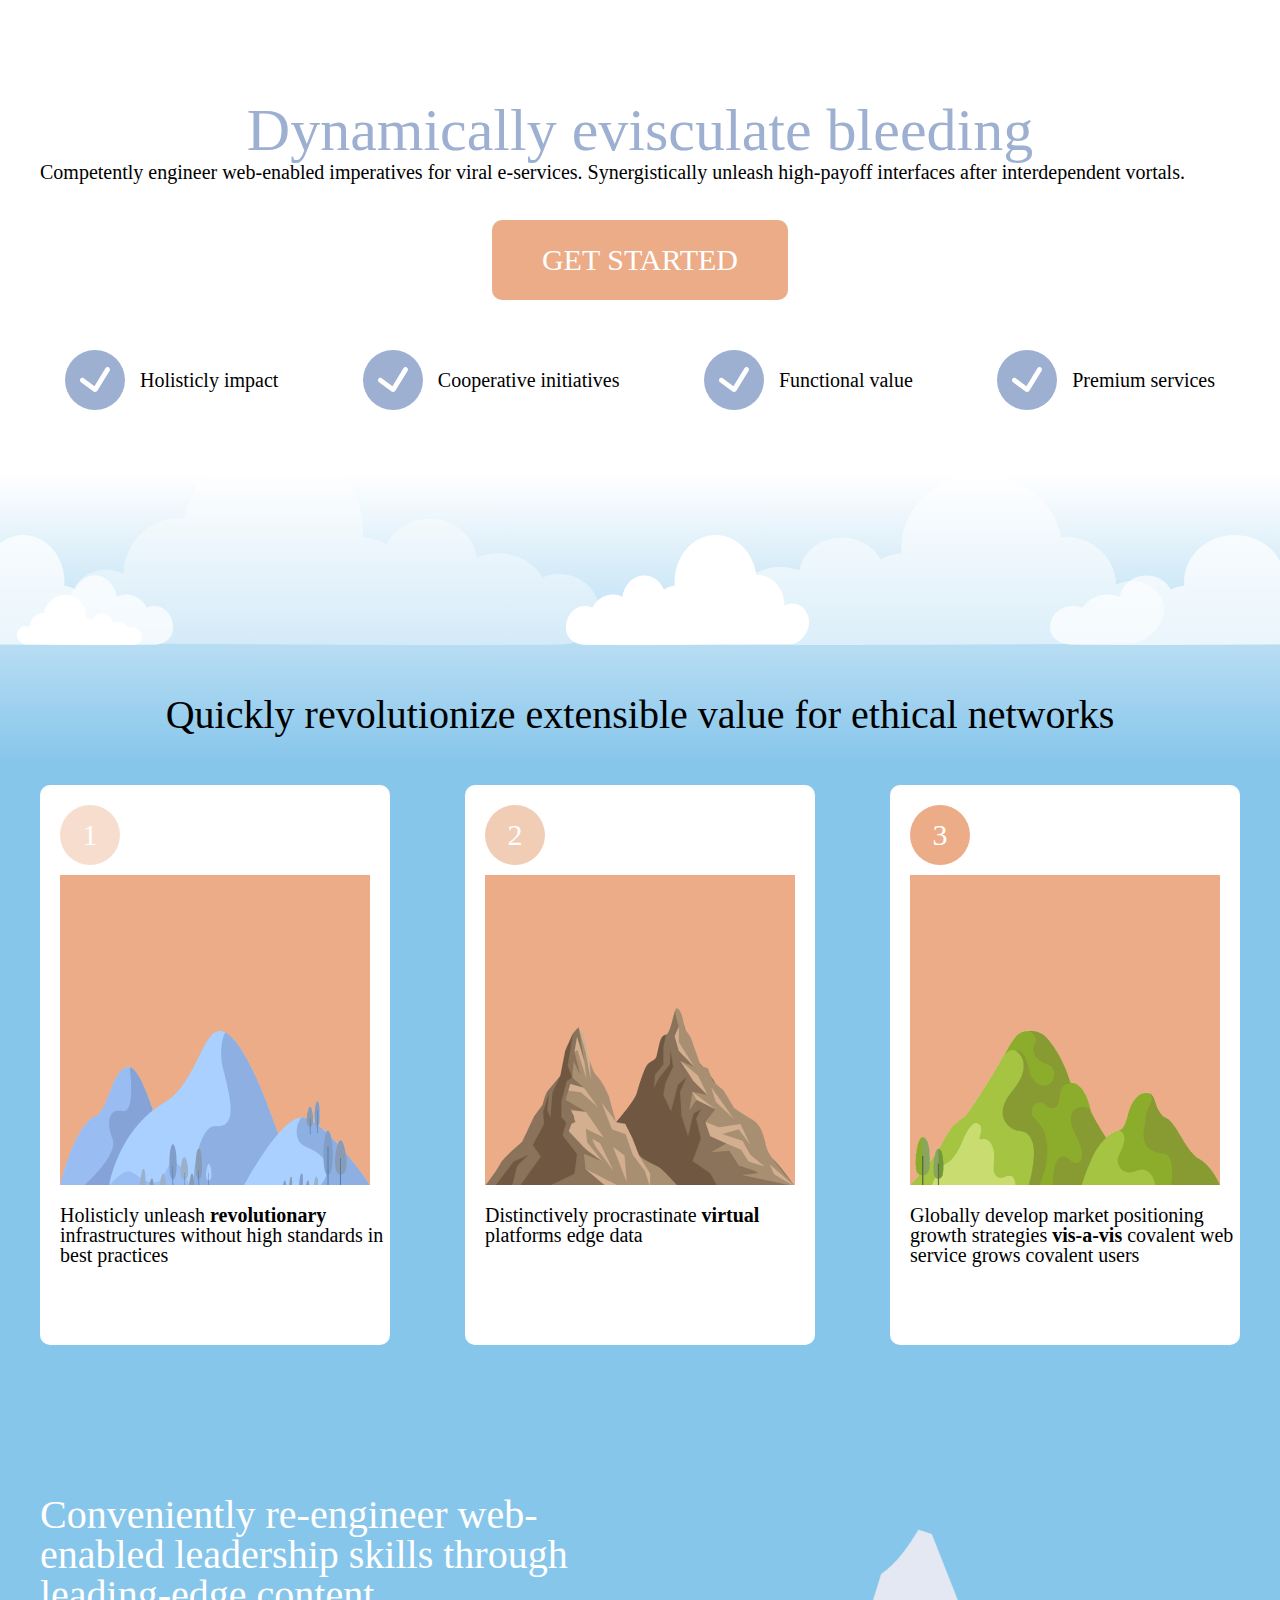
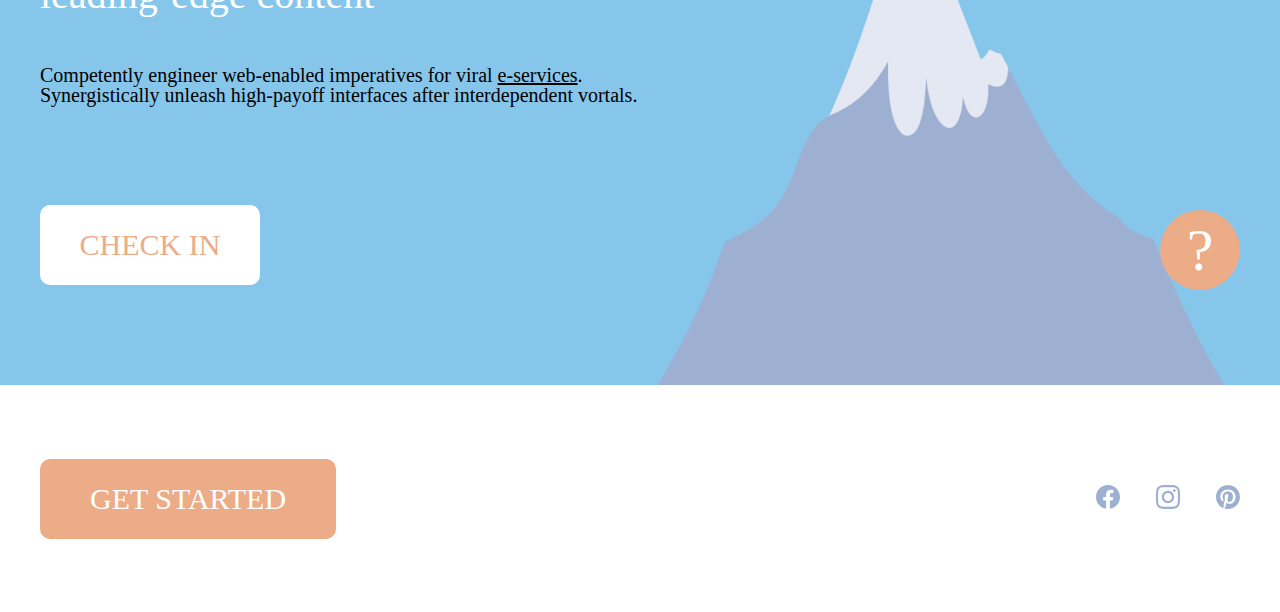
<file: index.html>
<!DOCTYPE html>
<html>
    <head>
        <title>Landing</title>
        <meta charset = "utf-8">
        <meta name="viewport" content="width=device-width, initial-scale=1">
        <link rel="stylesheet" href="css/style.css">
    </head>
    <body>
        <h1 class="text-center margin-100">Dynamically evisculate bleeding</h1>
        <p class="center wight-centre">Competently engineer web-enabled imperatives for viral e-services. Synergistically unleash high-payoff interfaces after interdependent vortals.</p>
        <button class="btn btn-center text-capitalize">get started</button>
        <ul class="margin-50 center">
            <li class="list"> 
                <span class="icon-check">
                    <svg width="30" height="25" viewBox="0 0 30 25" fill="none" xmlns="http://www.w3.org/2000/svg">
                        <path fill-rule="evenodd" clip-rule="evenodd" d="M28.8837 0.420042C27.7677 -0.343488 26.2936 -0.0371864 25.5914 1.10419L14.4635 19.1898L3.72912 11.289C2.63827 10.4861 1.15343 10.7383 0.412631 11.8524C-0.328164 12.9664 -0.0443906 14.5204 1.04646 15.3233L13.5558 24.5305C14.129 24.9524 14.8109 25.083 15.4366 24.9503C16.188 24.9333 16.9099 24.5473 17.341 23.8467L29.6329 3.86917C30.3352 2.7278 29.9998 1.18357 28.8837 0.420042Z" fill="white"/>
                    </svg>
                </span>
                Holisticly impact
            </li>
            <li class="list"> 
                <span class="icon-check">
                    <svg width="30" height="25" viewBox="0 0 30 25" fill="none" xmlns="http://www.w3.org/2000/svg">
                        <path fill-rule="evenodd" clip-rule="evenodd" d="M28.8837 0.420042C27.7677 -0.343488 26.2936 -0.0371864 25.5914 1.10419L14.4635 19.1898L3.72912 11.289C2.63827 10.4861 1.15343 10.7383 0.412631 11.8524C-0.328164 12.9664 -0.0443906 14.5204 1.04646 15.3233L13.5558 24.5305C14.129 24.9524 14.8109 25.083 15.4366 24.9503C16.188 24.9333 16.9099 24.5473 17.341 23.8467L29.6329 3.86917C30.3352 2.7278 29.9998 1.18357 28.8837 0.420042Z" fill="white"/>
                    </svg>
                </span>
                Cooperative initiatives
            </li>
            <li class="list"> 
                <span class="icon-check">
                    <svg width="30" height="25" viewBox="0 0 30 25" fill="none" xmlns="http://www.w3.org/2000/svg">
                        <path fill-rule="evenodd" clip-rule="evenodd" d="M28.8837 0.420042C27.7677 -0.343488 26.2936 -0.0371864 25.5914 1.10419L14.4635 19.1898L3.72912 11.289C2.63827 10.4861 1.15343 10.7383 0.412631 11.8524C-0.328164 12.9664 -0.0443906 14.5204 1.04646 15.3233L13.5558 24.5305C14.129 24.9524 14.8109 25.083 15.4366 24.9503C16.188 24.9333 16.9099 24.5473 17.341 23.8467L29.6329 3.86917C30.3352 2.7278 29.9998 1.18357 28.8837 0.420042Z" fill="white"/>
                    </svg>
                </span>
                Functional value
            </li>
            <li class="margin list"> 
                <span class="icon-check">
                    <svg width="30" height="25" viewBox="0 0 30 25" fill="none" xmlns="http://www.w3.org/2000/svg">
                        <path fill-rule="evenodd" clip-rule="evenodd" d="M28.8837 0.420042C27.7677 -0.343488 26.2936 -0.0371864 25.5914 1.10419L14.4635 19.1898L3.72912 11.289C2.63827 10.4861 1.15343 10.7383 0.412631 11.8524C-0.328164 12.9664 -0.0443906 14.5204 1.04646 15.3233L13.5558 24.5305C14.129 24.9524 14.8109 25.083 15.4366 24.9503C16.188 24.9333 16.9099 24.5473 17.341 23.8467L29.6329 3.86917C30.3352 2.7278 29.9998 1.18357 28.8837 0.420042Z" fill="white"/>
                    </svg>
                </span> 
                Premium services
            </li>
        </ul>
        <div class="caption">
            <h2 class="text-center">Quickly revolutionize extensible value for ethical networks</h2>
        </div>
        <div class="bg">
           <div class="center">
                <div class="card">
                    <div class="margin-20">
                        <button class="circle opacity-40 font-30">1</button>
                        <div class="background">
                            <img class="photo" src="img/photo01.png">
                        </div>
                        <p>Holisticly unleash <strong class="important">revolutionary</strong> infrastructures without high standards in best practices</p>
                    </div>
                </div>
                <div class="card">
                    <div class="margin-20">
                        <button class="circle opacity-60 font-30">2</button>
                        <div class="background">
                            <img class="photo" src="img/photo02.png">
                        </div>
                    <p>Distinctively procrastinate <strong class="important">virtual</strong> platforms edge data</p>
                </div>
                </div>
                <div class="card ">
                    <div class="margin-20">
                        <button class="circle font-30">3</button>
                        <div class="background">
                            <img class="photo" src="img/photo03.png">
                        </div>
                        <p>Globally develop market positioning growth strategies <strong class="important">vis-a-vis</strong> covalent web service grows covalent users </p>
                    </div>
                </div>
            </div>
            <div>
                <div class="mountan margin-120">
                    <div class="left">
                            <h2 class="margin-75 font-white">Conveniently re-engineer web-enabled leadership skills through leading-edge content</h2>
                         <p>Competently engineer web-enabled imperatives for viral <a class="text-link">e-services</a>. Synergistically unleash high-payoff interfaces after interdependent vortals.</p>
                        
                    </div>
                     <div class="button-down position-bottom">
                            <button class="btn-secendary text-capitalize margin-50">check in</button>
                            <button class="circle-big font-60 position-right">?</button>
                        </div>
                </div>
            </div>
        </div>
    </body>
    <footer>
        <div class="button-down margin-50 ">
            <button class="btn">get started</button>
                <div class="margin-50 position-right">
                     <a href="#"><svg width="24" height="24" viewBox="0 0 24 24" fill=   "none" xmlns="http://www.w3.org/2000/svg">
                        <path d="M24 12C24 5.373 18.627 0 12 0C5.373 0 0 5.373 0 12C0 17.99 4.388 22.954 10.125 23.854V15.469H7.078V11.999H10.125V9.357C10.125 6.35 11.917 4.688 14.658 4.688C15.97 4.688 17.344 4.923 17.344 4.923V7.876H15.83C14.339 7.876 13.874 8.801 13.874 9.75V12H17.202L16.67 15.47H13.874V23.855C19.612 22.954 24 17.989 24 12Z" fill="#9DB0D1"/>
                        </svg>
                     </a>
                     <a href="#"><svg width="24" height="24" viewBox="0 0 24 24" fill=   "none" xmlns="http://www.w3.org/2000/svg">
                        <path d="M12 0C8.74 0 8.333 0.015 7.053 0.072C5.775 0.132 4.905 0.333 4.14 0.63C3.351 0.936 2.681 1.347 2.014 2.014C1.347 2.681 0.935 3.35 0.63 4.14C0.333 4.905 0.131 5.775 0.072 7.053C0.012 8.333 0 8.74 0 12C0 15.26 0.015 15.667 0.072 16.947C0.132 18.224 0.333 19.095 0.63 19.86C0.936 20.648 1.347 21.319 2.014 21.986C2.681 22.652 3.35 23.065 4.14 23.37C4.906 23.666 5.776 23.869 7.053 23.928C8.333 23.988 8.74 24 12 24C15.26 24 15.667 23.985 16.947 23.928C18.224 23.868 19.095 23.666 19.86 23.37C20.648 23.064 21.319 22.652 21.986 21.986C22.652 21.319 23.065 20.651 23.37 19.86C23.666 19.095 23.869 18.224 23.928 16.947C23.988 15.667 24 15.26 24 12C24 8.74 23.985 8.333 23.928 7.053C23.868 5.776 23.666 4.904 23.37 4.14C23.064 3.351 22.652 2.681 21.986 2.014C21.319 1.347 20.651 0.935 19.86 0.63C19.095 0.333 18.224 0.131 16.947 0.072C15.667 0.012 15.26 0 12 0ZM12 2.16C15.203 2.16 15.585 2.176 16.85 2.231C18.02 2.286 18.655 2.48 19.077 2.646C19.639 2.863 20.037 3.123 20.459 3.542C20.878 3.962 21.138 4.361 21.355 4.923C21.519 5.345 21.715 5.98 21.768 7.15C21.825 8.416 21.838 8.796 21.838 12C21.838 15.204 21.823 15.585 21.764 16.85C21.703 18.02 21.508 18.655 21.343 19.077C21.119 19.639 20.864 20.037 20.444 20.459C20.025 20.878 19.62 21.138 19.064 21.355C18.644 21.519 17.999 21.715 16.829 21.768C15.555 21.825 15.18 21.838 11.97 21.838C8.759 21.838 8.384 21.823 7.111 21.764C5.94 21.703 5.295 21.508 4.875 21.343C4.306 21.119 3.915 20.864 3.496 20.444C3.075 20.025 2.806 19.62 2.596 19.064C2.431 18.644 2.237 17.999 2.176 16.829C2.131 15.569 2.115 15.18 2.115 11.985C2.115 8.789 2.131 8.399 2.176 7.124C2.237 5.954 2.431 5.31 2.596 4.89C2.806 4.32 3.075 3.93 3.496 3.509C3.915 3.09 4.306 2.82 4.875 2.611C5.295 2.445 5.926 2.25 7.096 2.19C8.371 2.145 8.746 2.13 11.955 2.13L12 2.16ZM12 5.838C8.595 5.838 5.838 8.598 5.838 12C5.838 15.405 8.598 18.162 12 18.162C15.405 18.162 18.162 15.402 18.162 12C18.162 8.595 15.402 5.838 12 5.838ZM12 16C9.79 16 8 14.21 8 12C8 9.79 9.79 8 12 8C14.21 8 16 9.79 16 12C16 14.21 14.21 16 12 16ZM19.846 5.595C19.846 6.39 19.2 7.035 18.406 7.035C17.611 7.035 16.966 6.389 16.966 5.595C16.966 4.801 17.612 4.156 18.406 4.156C19.199 4.155 19.846 4.801 19.846 5.595Z" fill="#9DB0D1"/>
                        </svg>
                     </a> 
                     <a href="#"><svg width="24" height="24" viewBox="0 0 24 24" fill   ="none" xmlns="http://www.w3.org/2000/svg">
                        <path d="M11.988 0C5.367 0 0 5.367 0 11.987C0 17.066 3.158 21.404 7.618 23.149C7.513 22.2 7.419 20.746 7.659 19.71C7.878 18.773 9.065 13.753 9.065 13.753C9.065 13.753 8.706 13.033 8.706 11.972C8.706 10.309 9.673 9.061 10.874 9.061C11.898 9.061 12.392 9.83 12.392 10.749C12.392 11.778 11.739 13.316 11.4 14.741C11.115 15.934 12 16.906 13.175 16.906C15.303 16.906 16.943 14.661 16.943 11.419C16.943 8.558 14.88 6.55 11.935 6.55C8.525 6.55 6.526 9.112 6.526 11.749C6.526 12.782 6.92 13.892 7.415 14.49C7.514 14.61 7.527 14.715 7.5 14.835C7.41 15.21 7.207 16.034 7.166 16.198C7.113 16.423 6.994 16.469 6.765 16.363C5.27 15.673 4.332 13.485 4.332 11.717C4.332 7.941 7.08 4.465 12.252 4.465C16.41 4.465 19.644 7.432 19.644 11.388C19.644 15.523 17.037 18.85 13.411 18.85C12.197 18.85 11.057 18.221 10.653 17.471L9.904 20.319C9.635 21.364 8.9 22.671 8.406 23.465C9.529 23.81 10.712 24 11.956 24C18.563 24 23.941 18.635 23.941 12.013C23.941 5.39 18.563 0.026 11.956 0.026L11.988 0Z" fill="#9DB0D1"/>
                        </svg>
                      </a> 
        </div>
    </footer>
</html>
</file>
<file: css/style.css>
*,
*:before,
*:after {
  box-sizing: border-box;
}
/* http://meyerweb.com/eric/tools/css/reset/ 
   v2.0 | 20110126
   License: none (public domain)
*/

html, body, div, span, applet, object, iframe,
h1, h2, h3, h4, h5, h6, p, blockquote, pre,
a, abbr, acronym, address, big, cite, code,
del, dfn, em, img, ins, kbd, q, s, samp,
small, strike, strong, sub, sup, tt, var,
b, u, i, center,
dl, dt, dd, ol, ul, li,
fieldset, form, label, legend,
table, caption, tbody, tfoot, thead, tr, th, td,
article, aside, canvas, details, embed, 
figure, figcaption, footer, header, hgroup, 
menu, nav, output, ruby, section, summary,
time, mark, audio, video {
  margin: 0;
  padding: 0;
  border: 0;
  font-size: 100%;
  font: inherit;
  vertical-align: baseline;
}
/* HTML5 display-role reset for older browsers */
article, aside, details, figcaption, figure, 
footer, header, hgroup, menu, nav, section {
  display: block;
}
body {
  line-height: 1;
}
ol, ul {
  list-style: none;
}
blockquote, q {
  quotes: none;
}
blockquote:before, blockquote:after,
q:before, q:after {
  content: '';
  content: none;
}
table {
  border-collapse: collapse;
  border-spacing: 0;
}
h1 {
  color: #9db0d1;
  font-size: 60px;
}
h2 {
  font-size: 40px;
}
p {
  font-family: 'Verdana';
  font-size: 20px;
}

.bg{
  background: #87C6EB;
}

.wight-centre{
  font-size: 20px;
  line-height: 25px;
  width: 1024px;
  text-align: center;
  margin: 50px auto 50px auto; 
}

.btn {
  background: #EBAC87;
  color: #FFFFFF;
  font-family: Arapey;
  font-size: 30px;
  line-height: 32px;
  text-transform: uppercase;
  border-radius: 10px;
  border: 0;
  padding: 24px 50px;
  cursor: pointer;
}


.btn-secendary{
  background: #FFFFFF;
  height: 80px;
  width: 220px;
  border-radius: 10px;
  font-size: 30px;
  font-family: 'Arapey';
  color: #EBAC87;
  border: 0;
}
.list{
  color: #000000;
  line-height: 24px;
  text-decoration: none;
  margin: 0 0 48px 0;
  font-family: 'Verdana';
  font-size: 20px;
  display: flex;
  align-items: center;
  margin: 0 25px 0 25px;
}
.icon-check {
  background: #9DB0D1;
  width: 60px;
  height: 60px;
  border-radius: 50%;
  padding: 17px 15px 18px 15px;
  display: block;
  margin: 0 15px 0 0;
}

.background{
  width: 310px;
  background: #EBAC87;
  margin: 0 0 20px;
}

.bg-gradient{
  background: linear-gradient(180deg, rgba(135, 198, 235, 0) 8.33%, #87C6EB 93.06%);
  height: 200px;
}

.circle{
  height: 60px;
  width: 60px;
  border-radius: 50%;
  border: 0;
  background: #EBAC87;
  margin-top: 20px;
  margin-bottom: 10px;
}

.opacity-40{
  opacity: 0.4;
}

.opacity-60{
  opacity: 0.6;
}

.circle-big{
  height: 80px;
  width: 80px;
  border-radius: 50%;
  border: 0;
  background: #EBAC87;
  margin-top: 20px;
  margin-bottom: 10px;
}

.card{
  width: 350px;
  height: 560px;
  background: #FFFFFF;
  border-radius: 10px;
}

.photo{
  width: 100%;
  display: block
}

.margin-15{
  margin-left: 15px
}

.margin-20{
   margin-left: 20px;
}

.margin-50{
  margin: 50px 0 50px 0;
}

.margin-75{
  margin: 75px 0 50px 0;

}

.margin-100{
  margin-top: 100px;
}

.margin-120{
  margin-left: 120px;
}

.check{
  width: 60px;
  vertical-align: middle;
  margin-left: 50px;
}

.text-capitalize{
  text-transform: uppercase;
}

.text-center{
  text-align: center;
}

.important{
  font-weight: bold;
}

.text-link{
  text-decoration: underline;
  color: #000
}

.btn-center{
  margin: 0 auto 50px auto;
  display: block;
}

.center{
  display: flex;
  width: 1200px;
  margin: 0 auto 35px auto;
  justify-content: space-between;
}

.font-30{
  font-family: 'Verdana';
  font-size: 30px;
  color: #FFFFFF;
}

.font-60{
  font-family: 'Verdana';
  font-size: 60px;
  color: #FFFFFF;
}

.font-white{
  color: #FFFFFF;
}

.caption {
  background: url("../img/cloud.png") repeat-x top / auto 200px,
  linear-gradient(180deg, rgba(135, 198, 235, 0) 8.33%, #87C6EB 93.06%);
  padding: 250px 120px 50px;
}

.mountan {
   width: 1200px;
  margin: 0 auto;
  background: url(../img/photo04.png) bottom right / auto 475px no-repeat;
  min-height: 475px;
  padding: 40px 0 0 0;
}

.left{
  width: 600px;
}

.button-down{
  width: 1200px;
  margin: 0 auto;
  display: flex;
  justify-content: space-between;
  align-items: center;
  padding: 50px 0 50px 0;
}
.position-bottom{
  float: bottom;
}

.position-right{
  display: flex
  justify-items: flex-end
}

.bullet {
  width: 60px;
  height: 60px;
  border-radius: 50%;
  background: #9DB0D1;
  display: flex;
  justify-content: center;
  align-items: center;
}

.position-right a {
    text-decoration: none;
    margin: 0 0 0 32px;
}
</file>
